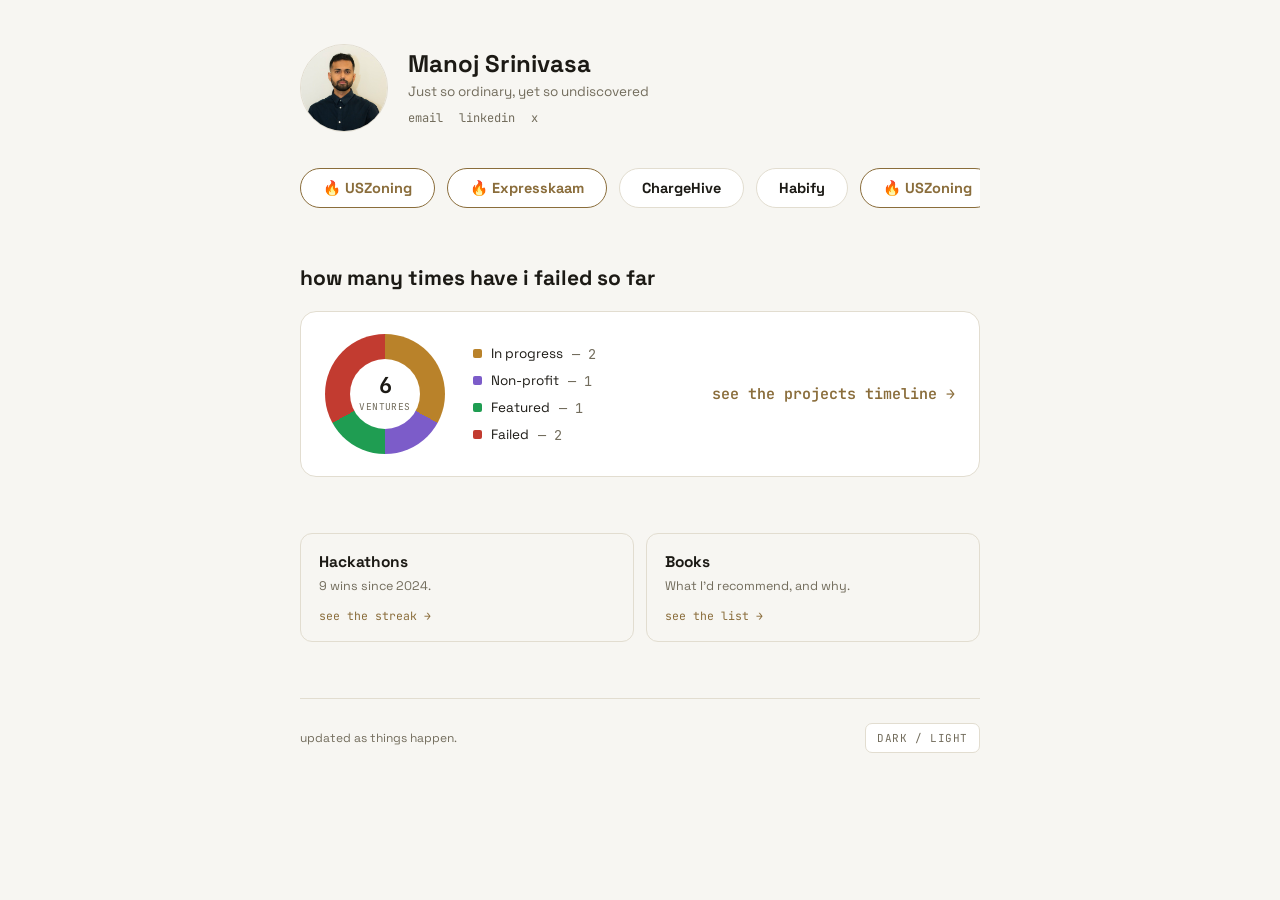
<file: index.html>
<!doctype html>
<html lang="en">
<head>
<meta charset="utf-8">
<meta name="viewport" content="width=device-width, initial-scale=1">
<title>Manoj Srinivasa</title>
<meta name="description" content="Builder — hot projects, a failure streak, hackathon wins, and a reading list.">
<link rel="stylesheet" href="styles.css">
</head>
<body>
<div class="wrap">

  <header class="hero">
    <div class="avatar" id="avatar"><img src="avatar.jpg" alt="Manoj Srinivasa"></div>
    <div class="hero-id">
      <div class="name">Manoj Srinivasa</div>
      <div class="tagline">Just so ordinary, yet so undiscovered</div>
      <div class="contact">
        <a href="mailto:manojsrinviasa98@gmail.com">email</a>
        <a href="https://www.linkedin.com/in/manojsrinivasa/" target="_blank" rel="noopener">linkedin</a>
        <a href="https://x.com/Jonumhills_" target="_blank" rel="noopener">x</a>
      </div>
    </div>
  </header>

  <section>
    <div class="ribbon">
      <div class="ribbon-track">
        <a class="rcard hot" href="https://www.uszoning.com/" target="_blank" rel="noopener">&#128293; USZoning</a>
        <a class="rcard hot" href="https://www.expresskaam.com/" target="_blank" rel="noopener">&#128293; Expresskaam</a>
        <a class="rcard" href="https://devfolio.co/projects/chargehive-c25b" target="_blank" rel="noopener">ChargeHive</a>
        <div class="rcard">Habify</div>
        <a class="rcard hot" href="https://www.uszoning.com/" target="_blank" rel="noopener">&#128293; USZoning</a>
        <a class="rcard hot" href="https://www.expresskaam.com/" target="_blank" rel="noopener">&#128293; Expresskaam</a>
        <a class="rcard" href="https://devfolio.co/projects/chargehive-c25b" target="_blank" rel="noopener">ChargeHive</a>
        <div class="rcard">Habify</div>
      </div>
    </div>
  </section>

  <section>
    <div class="section-head"><h2>how many times have i failed so far</h2></div>

    <a class="streak" href="projects.html">
      <div class="donut" style="background:conic-gradient(
          var(--c-progress) 0% 33%,
          var(--c-nonprofit) 33% 50%,
          var(--c-featured) 50% 67%,
          var(--c-failed) 67% 100%
        )">
        <div class="donut-label"><span class="n">6</span><span class="k">ventures</span></div>
      </div>
      <div class="legend">
        <div class="legend-row"><span class="dot" style="background:var(--c-progress)"></span><span>In progress</span><span class="v">&mdash; 2</span></div>
        <div class="legend-row"><span class="dot" style="background:var(--c-nonprofit)"></span><span>Non-profit</span><span class="v">&mdash; 1</span></div>
        <div class="legend-row"><span class="dot" style="background:var(--c-featured)"></span><span>Featured</span><span class="v">&mdash; 1</span></div>
        <div class="legend-row"><span class="dot" style="background:var(--c-failed)"></span><span>Failed</span><span class="v">&mdash; 2</span></div>
      </div>
      <span class="streak-go mono">see the projects timeline &rarr;</span>
    </a>
  </section>

  <section>
    <div class="discover">
      <a class="dcard" href="hackathons.html">
        <h3>Hackathons</h3>
        <p>9 wins since 2024.</p>
        <span class="go">see the streak &rarr;</span>
      </a>
      <a class="dcard" href="books.html">
        <h3>Books</h3>
        <p>What I'd recommend, and why.</p>
        <span class="go">see the list &rarr;</span>
      </a>
    </div>
  </section>

  <footer>
    <p>updated as things happen.</p>
    <button class="theme-toggle" id="themeBtn" type="button">dark / light</button>
  </footer>

</div>

<script src="theme.js"></script>
</body>
</html>
</file>
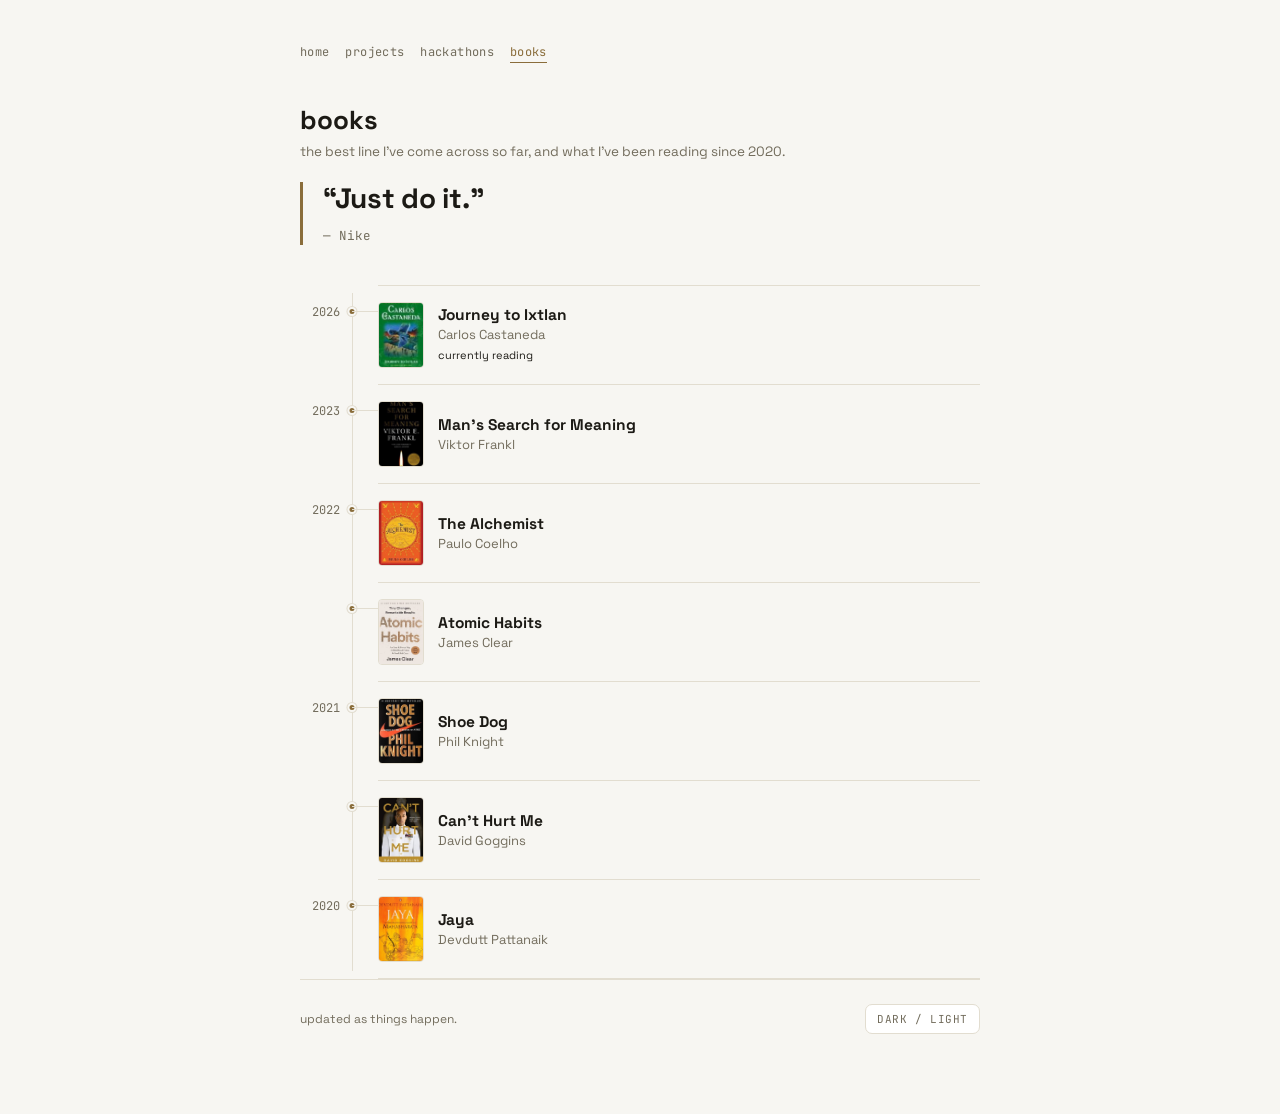
<file: books.html>
<!doctype html>
<html lang="en">
<head>
<meta charset="utf-8">
<meta name="viewport" content="width=device-width, initial-scale=1">
<title>Books — Manoj Srinivasa</title>
<meta name="description" content="A quote, and what I've been reading since 2020.">
<link rel="stylesheet" href="styles.css">
</head>
<body>
<div class="wrap">

  <nav class="subnav">
    <a href="index.html">home</a>
    <a href="projects.html">projects</a>
    <a href="hackathons.html">hackathons</a>
    <a href="books.html" aria-current="page">books</a>
  </nav>

  <h1 class="page-title">books</h1>
  <p class="section-sub">the best line I've come across so far, and what I've been reading since 2020.</p>

  <blockquote>
    <p>&ldquo;Just do it.&rdquo;</p>
    <cite>&mdash; Nike</cite>
  </blockquote>

  <div class="tline">

    <div class="trow">
      <div class="tyear mono">2026</div>
      <div class="tdot"></div>
      <div class="tconnect"></div>
      <div class="brow">
        <img class="bcover" src="covers/journey-ixtlan.jpg" alt="Journey to Ixtlan cover" loading="lazy">
        <div>
          <div class="btitle">Journey to Ixtlan</div>
          <div class="bauthor">Carlos Castaneda</div>
          <span class="status progress">currently reading</span>
        </div>
      </div>
    </div>

    <div class="trow">
      <div class="tyear mono">2023</div>
      <div class="tdot"></div>
      <div class="tconnect"></div>
      <div class="brow">
        <img class="bcover" src="covers/mans-search.jpg" alt="Man's Search for Meaning cover" loading="lazy">
        <div>
          <div class="btitle">Man's Search for Meaning</div>
          <div class="bauthor">Viktor Frankl</div>
        </div>
      </div>
    </div>

    <div class="trow">
      <div class="tyear mono">2022</div>
      <div class="tdot"></div>
      <div class="tconnect"></div>
      <div class="brow">
        <img class="bcover" src="covers/alchemist.jpg" alt="The Alchemist cover" loading="lazy">
        <div>
          <div class="btitle">The Alchemist</div>
          <div class="bauthor">Paulo Coelho</div>
        </div>
      </div>
    </div>

    <div class="trow">
      <div class="tdot"></div>
      <div class="tconnect"></div>
      <div class="brow">
        <img class="bcover" src="covers/atomic-habits.jpg" alt="Atomic Habits cover" loading="lazy">
        <div>
          <div class="btitle">Atomic Habits</div>
          <div class="bauthor">James Clear</div>
        </div>
      </div>
    </div>

    <div class="trow">
      <div class="tyear mono">2021</div>
      <div class="tdot"></div>
      <div class="tconnect"></div>
      <div class="brow">
        <img class="bcover" src="covers/shoe-dog.jpg" alt="Shoe Dog cover" loading="lazy">
        <div>
          <div class="btitle">Shoe Dog</div>
          <div class="bauthor">Phil Knight</div>
        </div>
      </div>
    </div>

    <div class="trow">
      <div class="tdot"></div>
      <div class="tconnect"></div>
      <div class="brow">
        <img class="bcover" src="covers/cant-hurt-me.jpg" alt="Can't Hurt Me cover" loading="lazy">
        <div>
          <div class="btitle">Can't Hurt Me</div>
          <div class="bauthor">David Goggins</div>
        </div>
      </div>
    </div>

    <div class="trow">
      <div class="tyear mono">2020</div>
      <div class="tdot"></div>
      <div class="tconnect"></div>
      <div class="brow">
        <img class="bcover" src="covers/jaya.jpg" alt="Jaya cover" loading="lazy">
        <div>
          <div class="btitle">Jaya</div>
          <div class="bauthor">Devdutt Pattanaik</div>
        </div>
      </div>
    </div>

  </div>

  <footer>
    <p>updated as things happen.</p>
    <button class="theme-toggle" id="themeBtn" type="button">dark / light</button>
  </footer>

</div>

<script src="theme.js"></script>
</body>
</html>
</file>
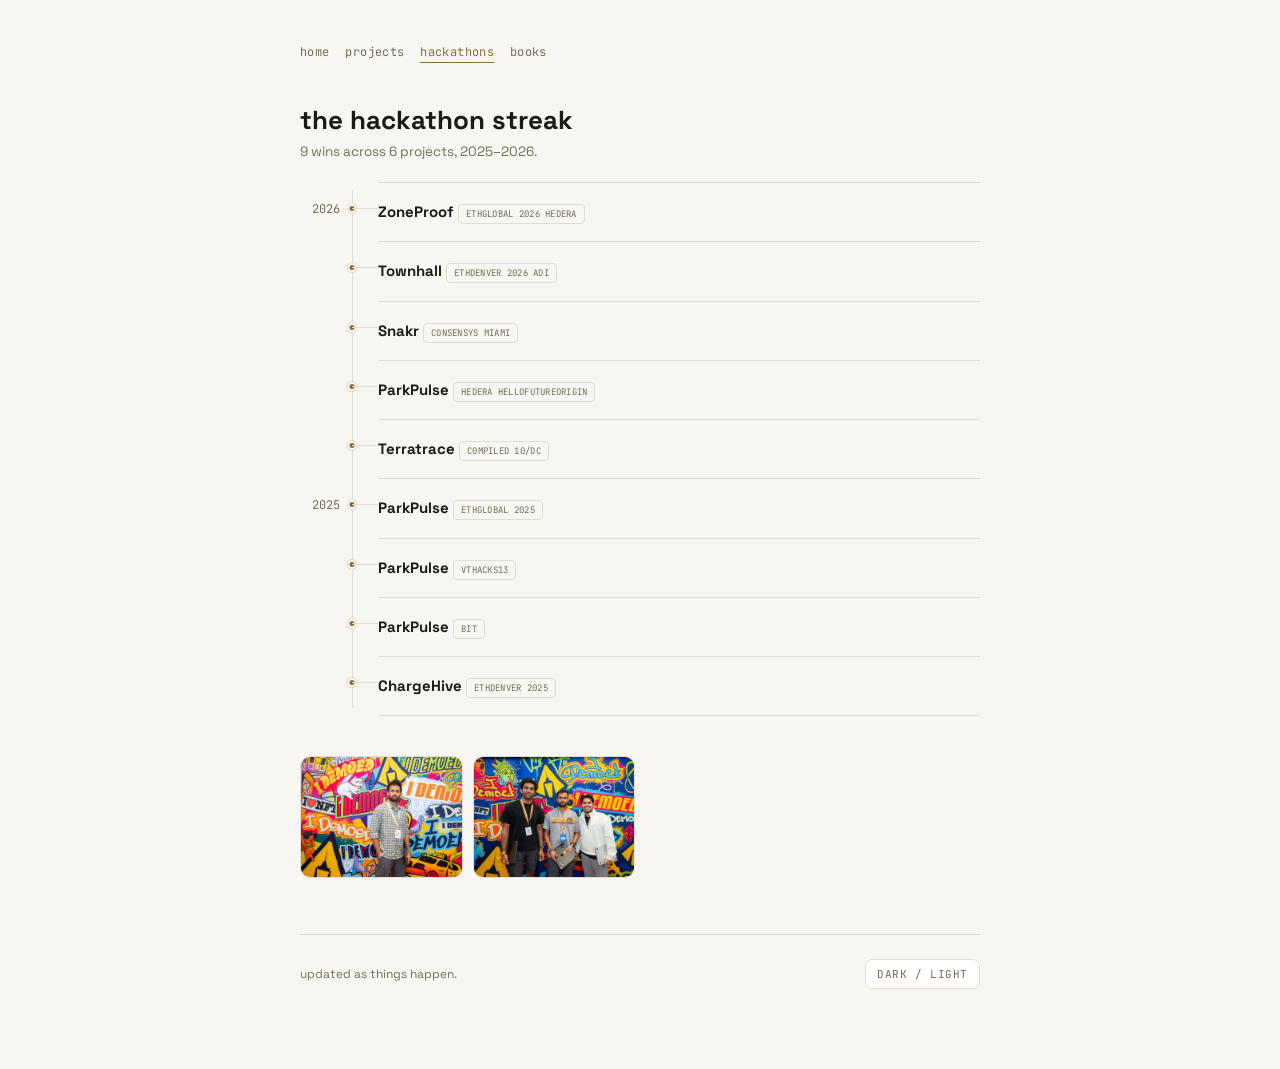
<file: hackathons.html>
<!doctype html>
<html lang="en">
<head>
<meta charset="utf-8">
<meta name="viewport" content="width=device-width, initial-scale=1">
<title>Hackathons — Manoj Srinivasa</title>
<meta name="description" content="The hackathon win streak — nine wins across six projects, on a timeline.">
<link rel="stylesheet" href="styles.css">
</head>
<body>
<div class="wrap">

  <nav class="subnav">
    <a href="index.html">home</a>
    <a href="projects.html">projects</a>
    <a href="hackathons.html" aria-current="page">hackathons</a>
    <a href="books.html">books</a>
  </nav>

  <h1 class="page-title">the hackathon streak</h1>
  <p class="section-sub">9 wins across 6 projects, 2025&ndash;2026.</p>

  <div class="tline">

    <div class="trow">
      <div class="tyear mono">2026</div>
      <div class="tdot"></div>
      <div class="tconnect"></div>
      <p class="prow-line"><b>ZoneProof</b> <span class="ptag">ETHGLOBAL 2026 HEDERA</span></p>
    </div>

    <div class="trow">
      <div class="tdot"></div>
      <div class="tconnect"></div>
      <p class="prow-line"><b>Townhall</b> <span class="ptag">ETHDENVER 2026 ADI</span></p>
    </div>

    <div class="trow">
      <div class="tdot"></div>
      <div class="tconnect"></div>
      <p class="prow-line"><b>Snakr</b> <span class="ptag">CONSENSYS MIAMI</span></p>
    </div>

    <div class="trow">
      <div class="tdot"></div>
      <div class="tconnect"></div>
      <p class="prow-line"><b>ParkPulse</b> <span class="ptag">HEDERA HELLOFUTUREORIGIN</span></p>
    </div>

    <div class="trow">
      <div class="tdot"></div>
      <div class="tconnect"></div>
      <p class="prow-line"><b>Terratrace</b> <span class="ptag">C0MPILED 10/DC</span></p>
    </div>

    <div class="trow">
      <div class="tyear mono">2025</div>
      <div class="tdot"></div>
      <div class="tconnect"></div>
      <p class="prow-line"><b>ParkPulse</b> <span class="ptag">ETHGLOBAL 2025</span></p>
    </div>

    <div class="trow">
      <div class="tdot"></div>
      <div class="tconnect"></div>
      <p class="prow-line"><b>ParkPulse</b> <span class="ptag">VTHACKS13</span></p>
    </div>

    <div class="trow">
      <div class="tdot"></div>
      <div class="tconnect"></div>
      <p class="prow-line"><b>ParkPulse</b> <span class="ptag">BIT</span></p>
    </div>

    <div class="trow">
      <div class="tdot"></div>
      <div class="tconnect"></div>
      <p class="prow-line"><b>ChargeHive</b> <span class="ptag">ETHDENVER 2025</span></p>
    </div>

  </div>

  <section>
    <div class="photogrid">
      <img src="hackathon-photos/ethglobal-2025-1.jpg" alt="Manoj at ETHGlobal 2025, in front of the I Demoed backdrop" loading="lazy">
      <img src="hackathon-photos/ethglobal-2025-2.jpg" alt="Manoj with two teammates at ETHGlobal 2025" loading="lazy">
    </div>
  </section>

  <footer>
    <p>updated as things happen.</p>
    <button class="theme-toggle" id="themeBtn" type="button">dark / light</button>
  </footer>

</div>

<script src="theme.js"></script>
</body>
</html>
</file>
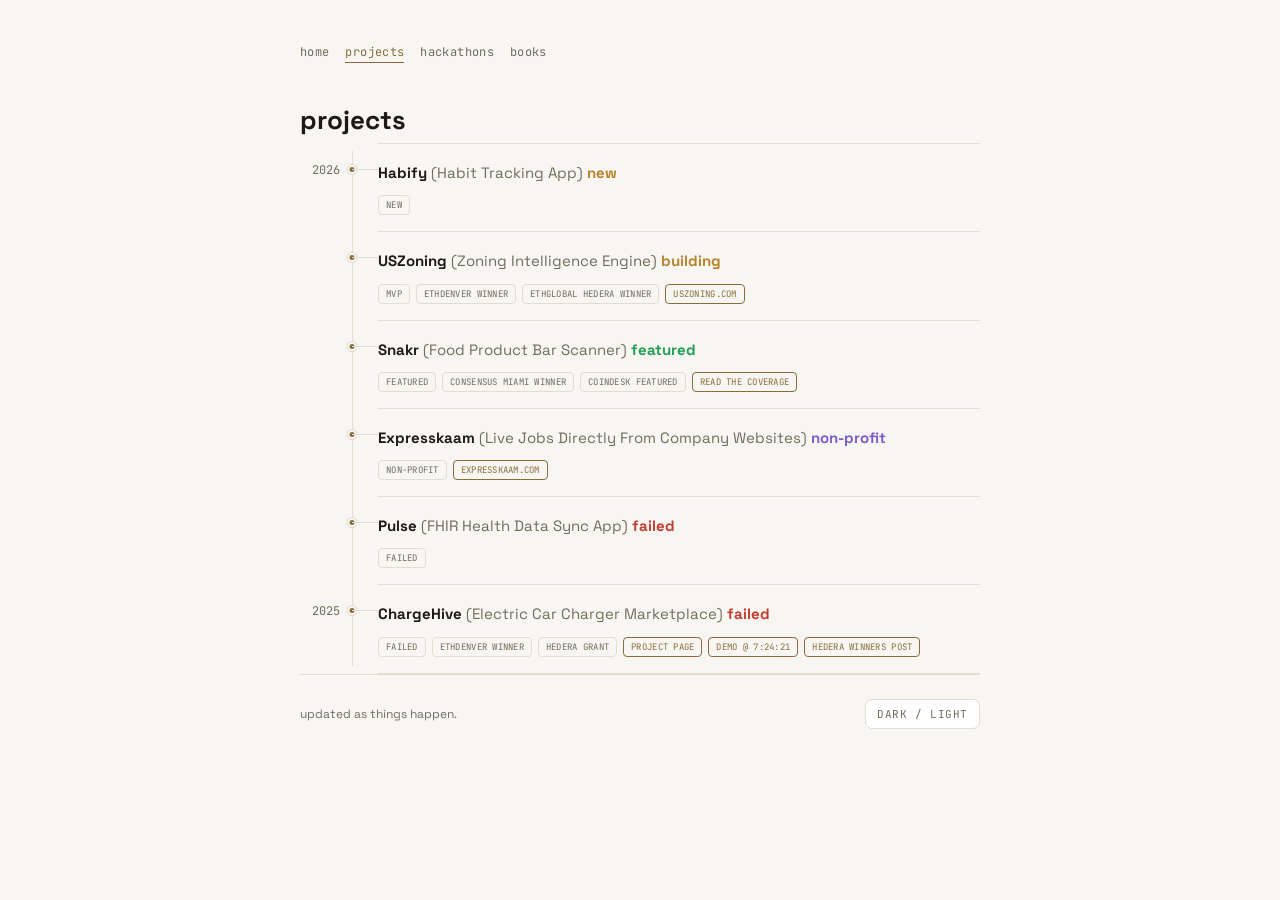
<file: projects.html>
<!doctype html>
<html lang="en">
<head>
<meta charset="utf-8">
<meta name="viewport" content="width=device-width, initial-scale=1">
<title>Projects — Manoj Srinivasa</title>
<meta name="description" content="Six ventures, sorted by how they went.">
<link rel="stylesheet" href="styles.css">
</head>
<body>
<div class="wrap">

  <nav class="subnav">
    <a href="index.html">home</a>
    <a href="projects.html" aria-current="page">projects</a>
    <a href="hackathons.html">hackathons</a>
    <a href="books.html">books</a>
  </nav>

  <h1 class="page-title">projects</h1>

  <div class="tline">

    <div class="trow">
      <div class="tyear mono">2026</div>
      <div class="tdot"></div>
      <div class="tconnect"></div>
      <p class="prow-line"><b>Habify</b> <span class="psub">(Habit Tracking App)</span> <span class="status progress">new</span></p>
      <div class="ptags">
        <span class="ptag">NEW</span>
      </div>
    </div>

    <div class="trow">
      <div class="tdot"></div>
      <div class="tconnect"></div>
      <p class="prow-line"><b>USZoning</b> <span class="psub">(Zoning Intelligence Engine)</span> <span class="status progress">building</span></p>
      <div class="ptags">
        <span class="ptag">MVP</span>
        <span class="ptag">ETHDENVER WINNER</span>
        <span class="ptag">ETHGLOBAL HEDERA WINNER</span>
        <a class="ptag ptag-link" href="https://www.uszoning.com/" target="_blank" rel="noopener">uszoning.com</a>
      </div>
    </div>

    <div class="trow">
      <div class="tdot"></div>
      <div class="tconnect"></div>
      <p class="prow-line"><b>Snakr</b> <span class="psub">(Food Product Bar Scanner)</span> <span class="status featured">featured</span></p>
      <div class="ptags">
        <span class="ptag">FEATURED</span>
        <span class="ptag">CONSENSUS MIAMI WINNER</span>
        <span class="ptag">COINDESK FEATURED</span>
        <a class="ptag ptag-link" href="https://www.coindesk.com/tech/2026/05/08/ai-agents-fueled-a-frenzy-of-startup-building-at-the-consensus-miami-easya-hackathon" target="_blank" rel="noopener">read the coverage</a>
      </div>
    </div>

    <div class="trow">
      <div class="tdot"></div>
      <div class="tconnect"></div>
      <p class="prow-line"><b>Expresskaam</b> <span class="psub">(Live Jobs Directly From Company Websites)</span> <span class="status nonprofit">non&#8209;profit</span></p>
      <div class="ptags">
        <span class="ptag">NON-PROFIT</span>
        <a class="ptag ptag-link" href="https://www.expresskaam.com/" target="_blank" rel="noopener">expresskaam.com</a>
      </div>
    </div>

    <div class="trow">
      <div class="tdot"></div>
      <div class="tconnect"></div>
      <p class="prow-line"><b>Pulse</b> <span class="psub">(FHIR Health Data Sync App)</span> <span class="status failed">failed</span></p>
      <div class="ptags">
        <span class="ptag">FAILED</span>
      </div>
    </div>

    <div class="trow">
      <div class="tyear mono">2025</div>
      <div class="tdot"></div>
      <div class="tconnect"></div>
      <p class="prow-line"><b>ChargeHive</b> <span class="psub">(Electric Car Charger Marketplace)</span> <span class="status failed">failed</span></p>
      <div class="ptags">
        <span class="ptag">FAILED</span>
        <span class="ptag">ETHDENVER WINNER</span>
        <span class="ptag">HEDERA GRANT</span>
        <a class="ptag ptag-link" href="https://devfolio.co/projects/chargehive-c25b" target="_blank" rel="noopener">project page</a>
        <a class="ptag ptag-link" href="https://www.youtube.com/watch?v=QwP7yNTC4tQ&list=PLAy4HNUNlzRmmKuiAVJcwnjMikeUBmluQ&index=36&t=26661s" target="_blank" rel="noopener">demo @ 7:24:21</a>
        <a class="ptag ptag-link" href="https://hedera.com/blog/announcing-the-winners-of-eth-denver-2025-hedera-bounties/" target="_blank" rel="noopener">Hedera winners post</a>
      </div>
    </div>

  </div>

  <footer>
    <p>updated as things happen.</p>
    <button class="theme-toggle" id="themeBtn" type="button">dark / light</button>
  </footer>

</div>

<script src="theme.js"></script>
</body>
</html>
</file>
<file: styles.css>
@import url("https://fonts.googleapis.com/css2?family=Space+Grotesk:wght@400;500;600;700&family=JetBrains+Mono:wght@400;500;600;700&display=swap");

:root{
  --bg:#f7f6f2;
  --surface:#ffffff;
  --border:#e2ddd0;
  --fg:#1c1a15;
  --muted:#726c5c;
  --accent:#8a6d3b;

  --c-featured:#1f9d52;
  --c-progress:#b9822a;
  --c-failed:#c23b30;
  --c-nonprofit:#7c5cc9;
}
@media (prefers-color-scheme: dark){
  :root:not([data-theme="light"]){
    --bg:#0e0d0b;
    --surface:#161512;
    --border:#2b2822;
    --fg:#efece2;
    --muted:#948d7a;
    --accent:#d3b273;

    --c-featured:#3ec97a;
    --c-progress:#e3ac52;
    --c-failed:#e2574c;
    --c-nonprofit:#a98be8;
  }
}
:root[data-theme="dark"]{
  --bg:#0e0d0b;
  --surface:#161512;
  --border:#2b2822;
  --fg:#efece2;
  --muted:#948d7a;
  --accent:#d3b273;

  --c-featured:#3ec97a;
  --c-progress:#e3ac52;
  --c-failed:#e2574c;
  --c-nonprofit:#a98be8;
}

*{box-sizing:border-box;}
body{
  margin:0;
  background:var(--bg);
  color:var(--fg);
  font-family:"Space Grotesk", ui-sans-serif, system-ui, sans-serif;
  padding:0 20px;
  -webkit-font-smoothing:antialiased;
}
::selection{ background:var(--accent); color:var(--bg); }
.mono{ font-family:"JetBrains Mono", ui-monospace, monospace; }
a{ color:inherit; }

.wrap{
  max-width:680px;
  margin:0 auto;
  padding-block:44px 80px;
}

/* ---------- sub-page nav ---------- */
.subnav{
  display:flex;
  flex-wrap:wrap;
  gap:16px;
  font-family:"JetBrains Mono", monospace;
  font-size:12px;
  letter-spacing:.03em;
  margin-bottom:40px;
}
.subnav a{
  text-decoration:none;
  color:var(--muted);
  border-bottom:1px solid transparent;
  padding-bottom:2px;
}
.subnav a:hover, .subnav a[aria-current="page"]{ color:var(--fg); border-color:var(--border); }
.subnav a[aria-current="page"]{ color:var(--accent); border-color:var(--accent); }

/* ---------- header (front page) ---------- */
header.hero{
  display:flex;
  align-items:center;
  gap:20px;
  margin-bottom:36px;
  flex-wrap:wrap;
}
.avatar{
  width:88px; height:88px;
  border-radius:50%;
  border:1px solid var(--border);
  background:var(--surface);
  color:var(--fg);
  display:flex; align-items:center; justify-content:center;
  font-weight:700; font-size:26px;
  flex:none;
  overflow:hidden;
}
.avatar img{ width:100%; height:100%; object-fit:cover; display:block; }
.hero-id .name{ font-size:24px; font-weight:700; margin-bottom:4px; }
.hero-id .tagline{ font-size:13.5px; color:var(--muted); margin-bottom:10px; }
.contact{
  display:flex; gap:16px; flex-wrap:wrap;
  font-family:"JetBrains Mono", monospace;
  font-size:12px;
}
.contact a{ color:var(--muted); text-decoration:none; border-bottom:1px solid transparent; padding-bottom:1px; }
.contact a:hover{ color:var(--accent); border-color:var(--accent); }

/* ---------- section heads ---------- */
.section-head{
  display:flex;
  align-items:baseline;
  gap:8px;
  margin-bottom:20px;
}
.section-head h1, .section-head h2{
  font-size:21px;
  margin:0;
  font-weight:700;
  text-wrap:balance;
}
.section-head .count{ color:var(--muted); font-weight:500; font-size:16px; }
.section-sub{
  color:var(--muted);
  font-size:13.5px;
  margin:0 0 22px;
  max-width:56ch;
}
section{ margin-bottom:56px; }
h1.page-title{ font-size:26px; margin:0 0 6px; font-weight:700; }

/* ---------- ribbon (hot projects) ---------- */
.ribbon{
  overflow:hidden;
  margin-bottom:2px;
}
.ribbon-track{
  display:flex;
  gap:12px;
  width:max-content;
  animation:ribbon-scroll 32s linear infinite;
}
.ribbon:hover .ribbon-track{ animation-play-state:paused; }
@media (prefers-reduced-motion: reduce){ .ribbon-track{ animation:none; } }
@keyframes ribbon-scroll{ from{ transform:translateX(0); } to{ transform:translateX(-50%); } }
.rcard{
  flex:none;
  display:inline-block;
  border:1px solid var(--border);
  border-radius:999px;
  background:var(--surface);
  padding:10px 22px;
  font-size:14.5px;
  font-weight:700;
  white-space:nowrap;
  color:var(--fg);
  text-decoration:none;
}
a.rcard:hover{ border-color:var(--accent); color:var(--accent); }
.rcard.hot{ border-color:var(--accent); color:var(--accent); }

/* ---------- failure streak (donut + legend) ---------- */
.streak{
  display:flex;
  align-items:center;
  gap:12px 28px;
  border:1px solid var(--border);
  border-radius:16px;
  background:var(--surface);
  padding:22px 24px;
  flex-wrap:wrap;
  text-decoration:none;
  color:var(--fg);
}
.streak:hover{ border-color:var(--accent); }
.streak-go{
  flex:1;
  text-align:right;
  font-size:15px;
  font-weight:600;
  color:var(--accent);
}
@media (max-width:640px){
  .streak-go{ flex:none; width:100%; text-align:left; font-size:12px; font-weight:400; }
}
.donut{
  flex:none;
  width:120px; height:120px;
  border-radius:50%;
  position:relative;
}
.donut::after{
  content:"";
  position:absolute; inset:0;
  margin:auto;
  width:70px; height:70px;
  border-radius:50%;
  background:var(--surface);
}
.donut-label{
  position:absolute; inset:0; z-index:1;
  display:flex; flex-direction:column;
  align-items:center; justify-content:center;
  font-family:"JetBrains Mono", monospace;
}
.donut-label .n{ font-size:22px; font-weight:700; line-height:1; }
.donut-label .k{ font-size:9.5px; color:var(--muted); text-transform:uppercase; letter-spacing:.05em; margin-top:3px; }
.legend{
  display:flex;
  flex-direction:column;
  gap:9px;
  flex:none;
  min-width:180px;
}
.legend-row{
  display:flex; align-items:center; gap:9px;
  font-size:13.5px;
}
.legend-row .dot{ width:9px; height:9px; border-radius:2px; flex:none; }
.legend-row .v{ font-family:"JetBrains Mono", monospace; color:var(--muted); }

/* ---------- discovery cards ---------- */
.discover{
  display:grid;
  grid-template-columns:repeat(2, 1fr);
  gap:12px;
}
@media (max-width:560px){ .discover{ grid-template-columns:1fr; } }
.dcard{
  display:block;
  border:1px solid var(--border);
  border-radius:12px;
  padding:18px 18px 16px;
  text-decoration:none;
  color:var(--fg);
}
.dcard:hover{ border-color:var(--accent); }
.dcard h3{ font-size:15.5px; margin:0 0 6px; font-weight:700; }
.dcard p{ font-size:12.5px; color:var(--muted); margin:0 0 10px; }
.dcard .go{ font-family:"JetBrains Mono", monospace; font-size:11.5px; color:var(--accent); }

/* ---------- project rows ---------- */
.tline{
  position:relative;
  padding-left:78px;
}
.tline::before{
  content:"";
  position:absolute;
  left:52px;
  top:8px;
  bottom:8px;
  width:1px;
  background:var(--border);
}
.trow{
  position:relative;
  padding:16px 0;
  border-top:1px solid var(--border);
}
.trow:last-child{ border-bottom:1px solid var(--border); }
.tyear{
  position:absolute;
  left:-78px;
  top:18px;
  width:40px;
  text-align:right;
  font-size:12px;
  color:var(--muted);
}
.tdot{
  position:absolute;
  left:-26px;
  top:21px;
  transform:translateX(-50%);
  width:9px;
  height:9px;
  border-radius:50%;
  background:var(--accent);
  border:2px solid var(--bg);
  box-shadow:0 0 0 1px var(--border);
}
.tconnect{
  position:absolute;
  left:-26px;
  top:25px;
  width:26px;
  height:1px;
  background:var(--border);
}
.prow-line{ margin:0; font-size:15px; line-height:1.75; }
.prow-line b{ font-weight:700; }
.prow-line .status{ font-weight:700; }
.prow-line .status.failed{ color:var(--c-failed); }
.prow-line .status.nonprofit{ color:var(--c-nonprofit); }
.prow-line .status.featured{ color:var(--c-featured); }
.prow-line .status.progress{ color:var(--c-progress); }
.prow-line .plink{
  font-family:"JetBrains Mono", monospace;
  font-size:12.5px;
  color:var(--muted);
  text-decoration:none;
  border-bottom:1px solid var(--border);
  margin-right:2px;
}
.prow-line .plink:hover{ border-color:var(--accent); color:var(--accent); }
.prow-line .psub{ font-weight:400; color:var(--muted); }
.ptags{
  display:flex;
  flex-wrap:wrap;
  gap:6px;
  margin-top:9px;
}
.ptag{
  font-family:"JetBrains Mono", monospace;
  font-size:9px;
  letter-spacing:.03em;
  text-transform:uppercase;
  color:var(--muted);
  border:1px solid var(--border);
  border-radius:4px;
  padding:3px 7px;
  white-space:nowrap;
}
a.ptag.ptag-link{
  color:var(--accent);
  border-color:var(--accent);
  text-decoration:none;
}
a.ptag.ptag-link:hover{ background:var(--accent); color:var(--bg); }
@media (max-width:480px){
  .tline{ padding-left:56px; }
  .tline::before{ left:34px; }
  .tyear{ left:-56px; width:26px; font-size:10.5px; }
  .tdot{ left:-22px; }
}

/* ---------- hackathon photo gallery ---------- */
.photogrid{
  display:grid;
  grid-template-columns:repeat(auto-fill, minmax(140px, 1fr));
  gap:10px;
  margin-top:40px;
}
.photogrid img{
  width:100%;
  aspect-ratio:4/3;
  object-fit:cover;
  border-radius:10px;
  border:1px solid var(--border);
  display:block;
}

/* ---------- books ---------- */
blockquote{
  margin:0 0 40px;
  padding:0 0 0 20px;
  border-left:3px solid var(--accent);
}
blockquote p{
  margin:0 0 8px;
  font-size:clamp(22px, 4vw, 28px);
  font-weight:700;
  line-height:1.2;
  letter-spacing:-.01em;
}
blockquote cite{ font-style:normal; font-family:"JetBrains Mono", monospace; font-size:12.5px; color:var(--muted); }

.brow{
  display:flex;
  align-items:center;
  gap:14px;
}
.bcover{
  width:46px;
  height:66px;
  object-fit:cover;
  border-radius:4px;
  border:1px solid var(--border);
  flex:none;
}
.btitle{ font-size:15.5px; font-weight:700; }
.bauthor{ color:var(--muted); font-size:13px; margin-top:1px; }
.brow .status{ display:inline-block; margin-top:4px; font-size:11px; }

/* ---------- footer ---------- */
footer{
  border-top:1px solid var(--border);
  padding-top:24px;
  display:flex;
  justify-content:space-between;
  align-items:center;
  gap:16px;
  flex-wrap:wrap;
}
footer p{ font-size:12px; color:var(--muted); margin:0; }
.theme-toggle{
  font-family:"JetBrains Mono", monospace;
  font-size:11px;
  letter-spacing:.05em;
  text-transform:uppercase;
  color:var(--muted);
  background:var(--surface);
  border:1px solid var(--border);
  border-radius:7px;
  padding:7px 11px;
  cursor:pointer;
}
.theme-toggle:hover{ color:var(--fg); }
</file>
